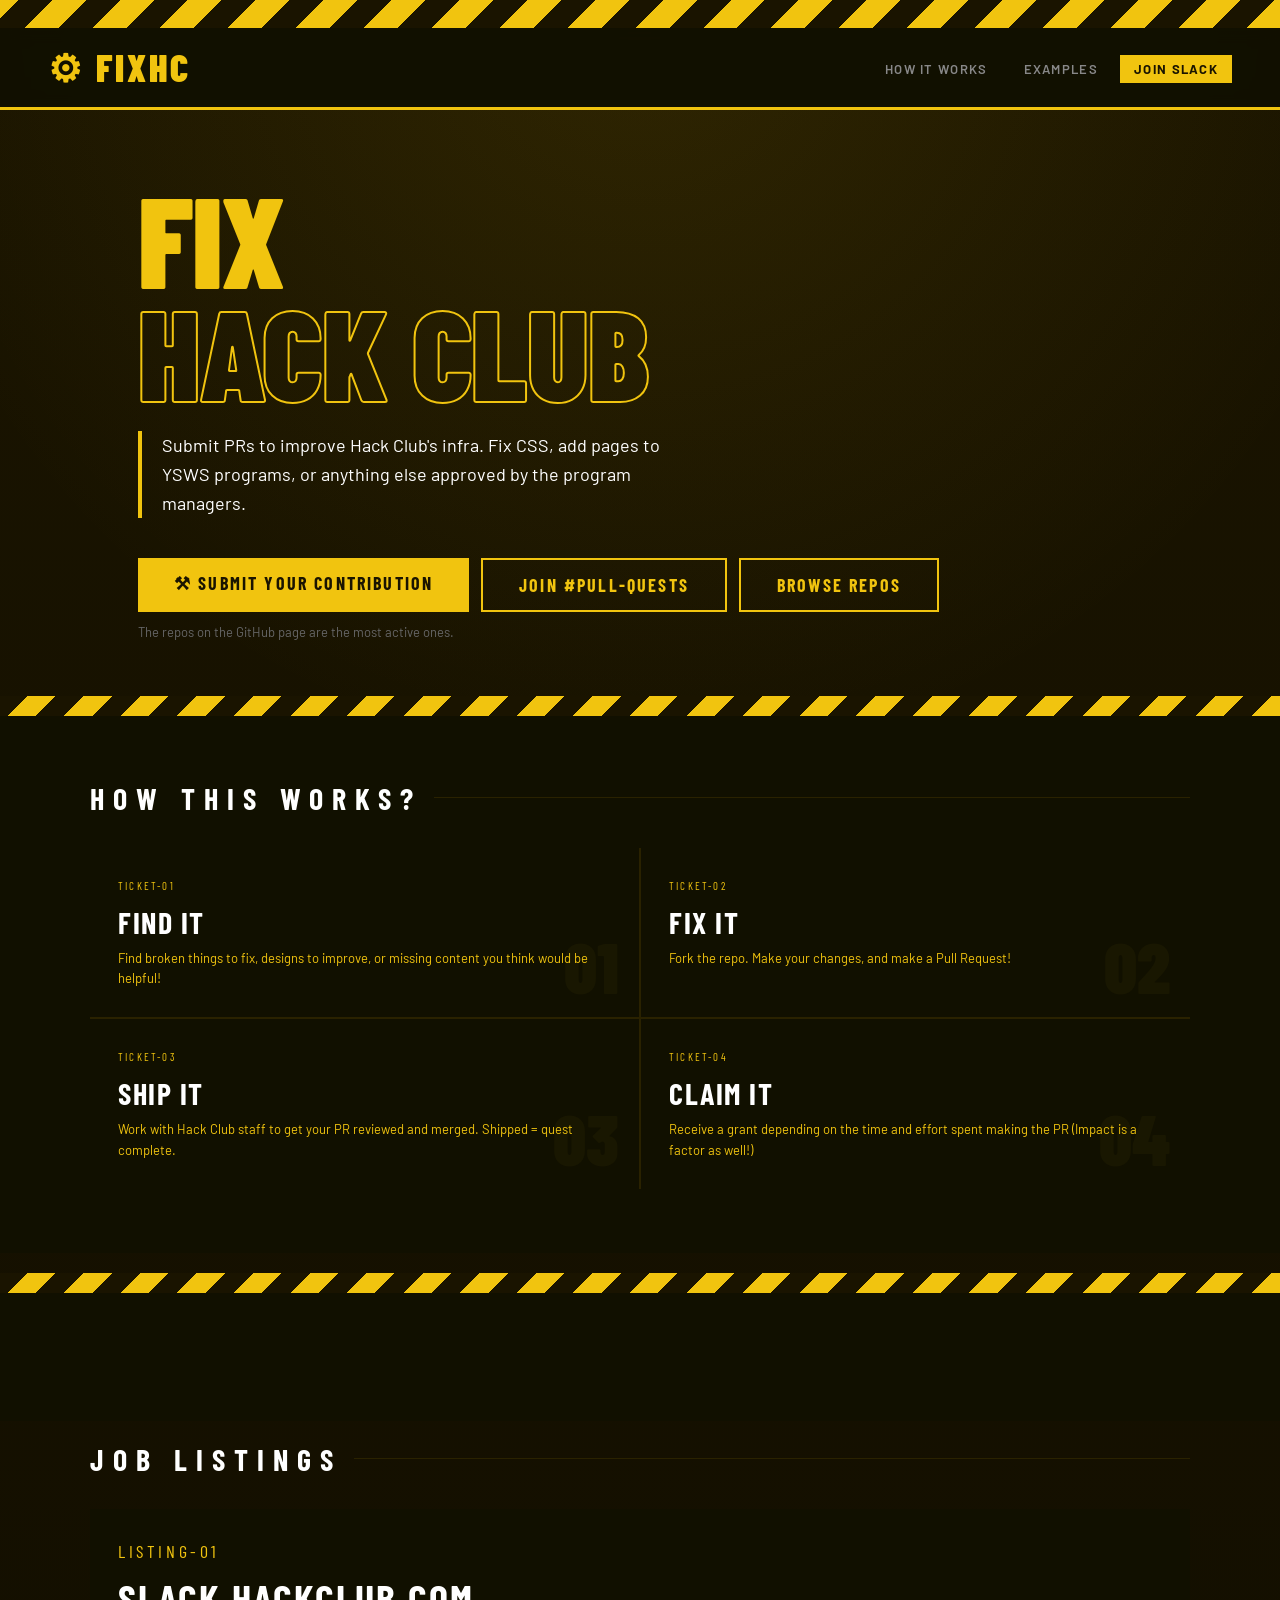
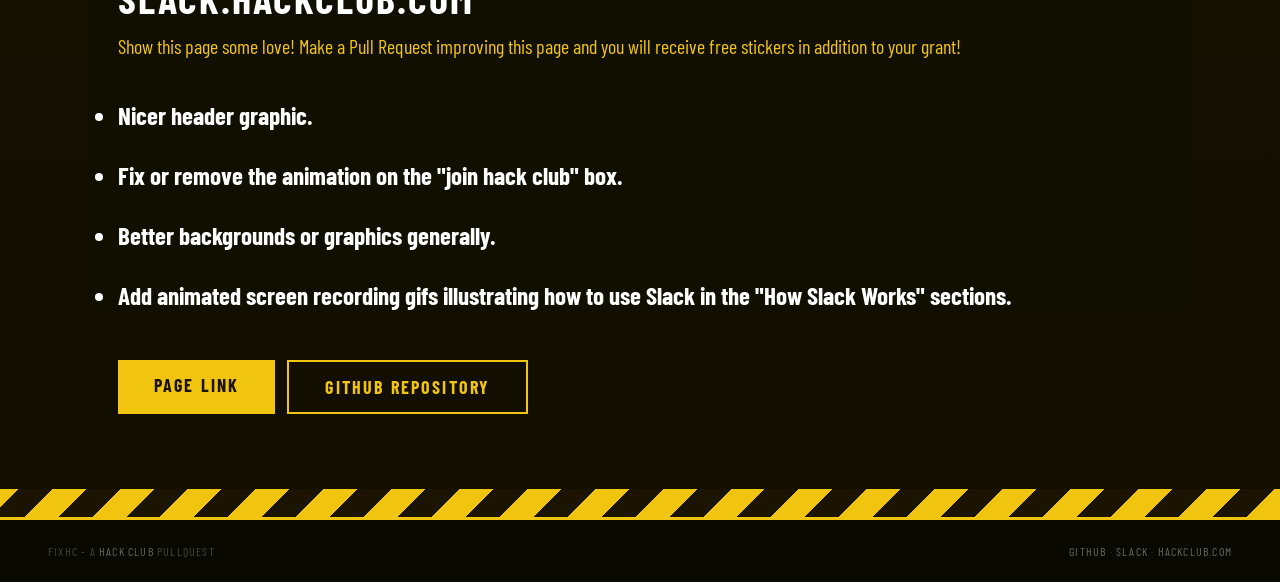
<file: index.html>
<!DOCTYPE html>
<html lang="en">
<head>
  <meta charset="UTF-8">
  <meta name="viewport" content="width=device-width, initial-scale=1.0">
  <link rel="icon" type="image/png" href="/logo.png">
  <title>FixHC - Under Construction</title>
  <meta name="description" content="FixHC helps Hack Club members find small, high-impact projects to improve infra, pages, and polish across Hack Club sites.">
  <meta property="og:title" content="FixHC - Under Construction">
  <meta property="og:description" content="Find small Hack Club fixes, ship PRs, and help improve the ecosystem.">
  <meta property="og:type" content="website">
  <link href="https://fonts.googleapis.com/css2?family=Black+Han+Sans&family=Barlow:wght@400;600;700&family=Barlow+Condensed:wght@700;900&display=swap" rel="stylesheet">
  <link href="styles.css" rel="stylesheet">
</head>
<body id="top">

<div class="caution-tape"></div>

<nav>
  <a class="nav-brand" href="#top">⚙ FixHC</a>
  <button class="menu-toggle" type="button" aria-label="Toggle menu" aria-expanded="false" aria-controls="main-nav-links">
    <span></span>
    <span></span>
    <span></span>
  </button>
  <ul class="nav-links" id="main-nav-links">
    <li><a href="#how">How It Works</a></li>
    <li><a href="#jobs">Examples</a></li>
    <li><a href="https://hackclub.com/slack" target="_blank" rel="noopener noreferrer" class="nav-cta">Join Slack</a></li>
  </ul>
</nav>

<header class="hero">
  
  <h1><span class="yellow">Fix</span><br><span class="outline">Hack Club</span></h1>
  <p class="hero-desc">Submit PRs to improve Hack Club's infra. Fix CSS, add pages to YSWS programs, or anything else approved by the program managers.</p>
  <div class="btn-row">
    <a href="https://forms.hackclub.com/fix-hack-club" target="_blank" rel="noopener noreferrer" class="btn btn-primary">⚒ Submit your contribution</a>
    <a href="https://hackclub.enterprise.slack.com/archives/C0ALHGAASLV" target="_blank" rel="noopener noreferrer" class="btn btn-outline">Join #pull-quests</a>
    <a href="https://github.com/hackclub/" target="_blank" rel="noopener noreferrer" class="btn btn-outline">Browse Repos</a>
  </div>
  <p class="hero-note">The repos on the GitHub page are the most active ones.</p>
</header>

<div class="tape-divider"></div>

<main>
<div class="section" id="how">
      <div class="section-inner">
        <div class="section-label">How this Works?</div>
        <div class="tickets">
          <div class="ticket">
            <div class="ticket-id">TICKET-01</div>
            <h3>Find It</h3>
            <p>Find broken things to fix, designs to improve, or missing content you think would be helpful!</p>
            <div class="ticket-num">01</div>
          </div>
          <div class="ticket">
            <div class="ticket-id">TICKET-02</div>
            <h3>Fix It</h3>
            <p>Fork the repo. Make your changes, and make a Pull Request!</p>
            <div class="ticket-num">02</div>
          </div>
          <div class="ticket">
            <div class="ticket-id">TICKET-03</div>
            <h3>Ship It</h3>
            <p>Work with Hack Club staff to get your PR reviewed and merged. Shipped = quest complete.</p>
            <div class="ticket-num">03</div>
          </div>
          <div class="ticket">
            <div class="ticket-id">TICKET-04</div>
            <h3>Claim It</h3>
            <p>Receive a grant depending on the time and effort spent making the PR (Impact is a factor as well!)</p>
            <div class="ticket-num">04</div>
          </div>
        </div>
      </div>
    </div>

    <div class="tape-divider"></div>
<div class="section" id="how"></div>
    <div class="section-inner">
        <div class="section-label">Job Listings</div>
          <div class="ticketA">
            <div class="ticket-idA">LISTING-01</div>
            <h3><a href="https://slack.hackclub.com/" target="_blank" style="text-decoration: none; color: #ffffff;">Slack.hackclub.com</a></h3>
            <p>Show this page some love! Make a Pull Request improving this page and you will receive free stickers in addition to your grant!</p>
            <br>
            <br>
            <ul style="font-size: 25px;">
              <li>Nicer header graphic.</li>
              <br>
              <li>Fix or remove the animation on the "join hack club" box.</li>
              <br>
              <li>Better backgrounds or graphics generally.</li>
              <br>
              <li>Add animated screen recording gifs illustrating how to use Slack in the "How Slack Works" sections.</li>
            </ul>
            <div class="btn-row" style="margin-top: 50px;">
              <a href="https://slack.hackclub.com/" target="_blank" rel="noopener noreferrer" class="btn btn-primary">Page Link</a>
              <a href="https://github.com/hackclub/slack.hackclub.com" target="_blank" rel="noopener noreferrer" class="btn btn-outline">Github Repository</a>
            </div>
    
          </div>
    </div>
</main>

<div class="caution-tape"></div>

<footer>
  <span>FixHC - a <a href="https://hackclub.com" target="_blank" rel="noopener noreferrer">Hack Club</a> PullQuest</span>
  <span><a href="https://github.com/hackclub" target="_blank" rel="noopener noreferrer">GitHub</a> · <a href="https://hackclub.com/slack" target="_blank" rel="noopener noreferrer">Slack</a> · <a href="https://hackclub.com" target="_blank" rel="noopener noreferrer">hackclub.com</a></span>
</footer>

<script type="module" src="/src/main.js"></script>

</body>
</html>
</file>
<file: styles.css>
* { box-sizing: border-box; margin: 0; padding: 0; }

html {
  scroll-behavior: smooth;
  scroll-padding: 0;
  scroll-margin: 0;
  scrollbar-color: #f1c40f #1a1400;
  scrollbar-width: thin;
  margin: 0;
}

body {
  background:
    radial-gradient(circle at top, rgba(241,196,15,0.10), transparent 34%),
    linear-gradient(180deg, #1a1400 0%, #120e00 100%);
  color: #ffffff;
  font-family: 'Barlow', sans-serif;
  min-height: 100vh;
  margin: 0;
}

.caution-tape {
  background: repeating-linear-gradient(
    -45deg,
    #f1c40f,
    #f1c40f 24px,
    #1a1400 24px,
    #1a1400 48px
  );
  height: 28px;
  width: 100%;
  margin-top: 0;
}

nav {
  position: sticky;
  top: 0;
  z-index: 10;
  background: rgba(17, 16, 0, 0.96);
  padding: 16px 48px;
  display: flex;
  align-items: center;
  justify-content: space-between;
  border-bottom: 3px solid #f1c40f;
  backdrop-filter: blur(8px);
}

.menu-toggle {
  display: none;
  background: transparent;
  border: 1px solid #4d4300;
  border-radius: 6px;
  padding: 8px;
  cursor: pointer;
}

.menu-toggle span {
  display: block;
  width: 20px;
  height: 2px;
  background: #f1c40f;
  margin: 4px 0;
}

.nav-brand {
  font-family: 'Barlow Condensed', sans-serif;
  font-weight: 900;
  font-size: 38px;
  letter-spacing: 0.08em;
  text-transform: uppercase;
  color: #f1c40f;
  text-decoration: none;
}

.nav-links {
  display: flex;
  gap: 8px;
  list-style: none;
}

.nav-links a {
  color: #888;
  text-decoration: none;
  font-size: 13px;
  font-weight: 600;
  letter-spacing: 0.1em;
  text-transform: uppercase;
  padding: 6px 14px;
  transition: color .15s;
}

.nav-links a:hover { color: #f1c40f; }

.nav-links a:focus-visible,
.btn:focus-visible,
footer a:focus-visible,
.nav-brand:focus-visible,
.menu-toggle:focus-visible {
  outline: 2px solid #f1c40f;
  outline-offset: 3px;
}

.nav-cta {
  background: #f1c40f !important;
  color: #1a1400 !important;
  font-weight: 700 !important;
}

.nav-cta:hover { background: #ffd700 !important; color: #1a1400 !important; }

.hero {
  display: block;
  padding: 72px 48px 56px;
  max-width: 1100px;
  margin: 0 auto;
}

::-webkit-scrollbar {
  width: 10px;
}

::-webkit-scrollbar-track {
  background: #1a1400;
}

::-webkit-scrollbar-thumb {
  background: #f1c40f;
  border-radius: 5px;
}

::-webkit-scrollbar-thumb:hover {
  background: #ffd700;
}

.site-tag::before {
  content: '⚠';
  font-size: 14px;
}

h1 {
  font-family: 'Barlow Condensed', sans-serif;
  font-weight: 900;
  font-size: clamp(64px, 11vw, 128px);
  line-height: 0.88;
  letter-spacing: -0.01em;
  text-transform: uppercase;
  margin-bottom: 24px;
}

h1 .yellow { color: #f1c40f; }

h1 .outline {
  -webkit-text-stroke: 2px #f1c40f;
  color: transparent;
}

.hero-desc {
  font-size: 18px;
  line-height: 1.6;
  color: #ffffff;
  max-width: 560px;
  margin-bottom: 40px;
  border-left: 4px solid #f1c40f;
  padding-left: 20px;
}

.btn-row {
  display: flex;
  gap: 12px;
  flex-wrap: wrap;
}

.btn {
  font-family: 'Barlow Condensed', sans-serif;
  font-weight: 700;
  font-size: 18px;
  letter-spacing: 0.12em;
  text-transform: uppercase;
  padding: 14px 36px;
  text-decoration: none;
  transition: all .15s;
  display: inline-block;
}

.btn:active {
  transform: translateY(0);
}

.btn-primary {
  background: #f1c40f;
  color: #1a1400;
}

.btn-primary:hover { background: #ffd700; transform: translateY(-2px); }

.btn-outline {
  background: transparent;
  color: #f1c40f;
  border: 2px solid #f1c40f;
}

.btn-outline:hover { background: rgba(241,196,15,.1); transform: translateY(-2px); }

.tape-divider {
  background: repeating-linear-gradient(
    -45deg,
    #f1c40f,
    #f1c40f 20px,
    #1a1400 20px,
    #1a1400 40px
  );
  height: 20px;
  margin: 0;
}

.reveal {
  opacity: 0;
  transform: translateY(16px);
  transition: opacity .45s ease, transform .45s ease;
}

.reveal.reveal-show {
  opacity: 1;
  transform: translateY(0);
}

.section {
  background: #111000;
  padding: 64px 48px;
  margin-bottom: 20px;
}

.section-alt {
  background: #0d0b00;
  padding: 64px 48px;
}

main {
  margin-bottom: 180px;
}

.section-inner {
  max-width: 1100px;
  margin: 0 auto;
}

.section-label {
  font-family: 'Barlow Condensed', sans-serif;
  font-weight: 700;
  font-size: 30px;
  letter-spacing: 0.3em;
  text-transform: uppercase;
  color: #ffffff;
  margin-bottom: 32px;
  display: flex;
  align-items: center;
  gap: 12px;
}

.section-label::after {
  content: '';
  flex: 1;
  height: 1px;
  background: #2a2200;
}

.tickets {
  display: grid;
  grid-template-columns: repeat(2, 1fr);
  gap: 2px;
  background: #2a2200;
}

.ticket {
  background: #111000;
  padding: 28px;
  position: relative;
  border-top: 3px solid transparent;
  transition: border-color .2s, transform .2s;
}

.ticketA {
  background: #111000;
  padding: 28px;
  position: relative;
  border-top: 3px solid transparent;
  transition: border-color .2s, transform .2s;
  height: 400px;
}

.ticket:hover { border-color: #f1c40f; transform: translateY(-2px); }

.ticket-id {
  font-family: 'Barlow Condensed', sans-serif;
  font-size: 11px;
  letter-spacing: 0.2em;
  color: #f1c40f;
  margin-bottom: 12px;
}

.ticket-idA {
  font-family: 'Barlow Condensed', sans-serif;
  font-size: 18px;
  letter-spacing: 0.2em;
  color: #f1c40f;
  margin-bottom: 12px;
}

.ticket h3 {
  font-family: 'Barlow Condensed', sans-serif;
  font-weight: 700;
  font-size: 30px;
  text-transform: uppercase;
  letter-spacing: 0.05em;
  margin-bottom: 8px;
}
.ticketA h3 {
  font-family: 'Barlow Condensed', sans-serif;
  font-weight: 700;
  font-size: 40px;
  text-transform: uppercase;
  letter-spacing: 0.05em;
  margin-bottom: 8px;
}

.ticketA ul {
  font-family: 'Barlow Condensed', sans-serif;
  font-weight: 700;
}

.ticket p {
  font-size: 13px;
  color: #f1c40f;
  line-height: 1.6;
}
.ticketA p {
  font-size: 20px;
  color: #f1c40f;
  line-height: 1.6;
  font-family: 'Barlow Condensed', sans-serif;
}

.ticket-num {
  position: absolute;
  bottom: 16px;
  right: 20px;
  font-family: 'Barlow Condensed', sans-serif;
  font-weight: 900;
  font-size: 72px;
  color: rgba(241,196,15,0.04);
  line-height: 1;
}

.jobs {
  display: grid;
  grid-template-columns: repeat(3, 1fr);
  gap: 2px;
  background: #2a2200;
}

.job {
  background: #111000;
  padding: 28px;
  border-top: 3px solid transparent;
  transition: border-color .2s, transform .2s;
}

.job:hover { border-color: #f1c40f; transform: translateY(-2px); }

.job-type {
  display: inline-block;
  background: #f1c40f;
  color: #1a1400;
  font-family: 'Barlow Condensed', sans-serif;
  font-weight: 700;
  font-size: 11px;
  letter-spacing: 0.2em;
  padding: 2px 10px;
  margin-bottom: 12px;
}

.job-title {
  font-family: 'Barlow Condensed', sans-serif;
  font-weight: 700;
  font-size: 20px;
  text-transform: uppercase;
  letter-spacing: 0.04em;
  margin-bottom: 8px;
  line-height: 1.2;
}

.job-desc {
  font-size: 13px;
  color: #666;
  line-height: 1.6;
}

.bottom-actions {
  margin-top: 32px;
}

.code-block {
  background: #0a0900;
  border-left: 4px solid #f1c40f;
  padding: 24px 28px;
  font-family: 'SF Mono', 'Roboto Mono', Menlo, monospace;
  font-size: 13px;
  line-height: 1.8;
  color: #ccc;
  margin-bottom: 32px;
  overflow-x: auto;
  white-space: pre;
}

.code-block code {
  font: inherit;
}

.code-block .dim { color: #444; }
.code-block .hi { color: #f1c40f; }
.code-block .green { color: #33d6a6; }

footer {
  background: #0a0900;
  border-top: 3px solid #f1c40f;
  padding: 24px 48px;
  display: flex;
  justify-content: space-between;
  align-items: center;
  font-size: 12px;
  color: #444;
  font-family: 'Barlow Condensed', sans-serif;
  letter-spacing: 0.1em;
  text-transform: uppercase;
}

footer a { color: #666; text-decoration: none; }
footer a:hover { color: #f1c40f; }

@media (max-width: 600px) {
  nav {
    padding: 14px 20px;
    position: sticky;
  }
  .hero { padding: 48px 20px 40px; }
  .section, .section-alt { padding: 48px 20px; }
  footer { padding: 20px; flex-direction: column; gap: 8px; text-align: center; }
  .menu-toggle {
    display: block;
  }
  .nav-links {
    display: flex;
    position: absolute;
    top: calc(100% + 8px);
    right: 20px;
    width: min(260px, calc(100vw - 40px));
    background: #111000;
    border: 1px solid #3a3200;
    border-top: 3px solid #f1c40f;
    padding: 8px;
    border-radius: 8px;
    box-shadow: 0 8px 24px rgba(0,0,0,0.35);
    flex-direction: column;
    gap: 2px;
    list-style: none;
    opacity: 0;
    transform: translateY(-6px);
    pointer-events: none;
    transition: opacity .2s ease, transform .2s ease;
  }
  .nav-links.open {
    opacity: 1;
    transform: translateY(0);
    pointer-events: auto;
  }
  .nav-links a {
    display: block;
    width: 100%;
    padding: 10px 12px;
    font-size: 12px;
    border-radius: 6px;
  }
  .nav-links .nav-cta {
    text-align: center;
  }
  .jobs { grid-template-columns: 1fr; }
  .tickets { grid-template-columns: 1fr; }
}



.hero-note {
  font-size: 13px;
  color: #666;
  margin-top: 12px;
}

@media (prefers-reduced-motion: reduce) {
  html {
    scroll-behavior: auto;
  }

  .nav-links {
    transition: none;
  }

  .reveal {
    opacity: 1;
    transform: none;
    transition: none;
  }
}
</file>
